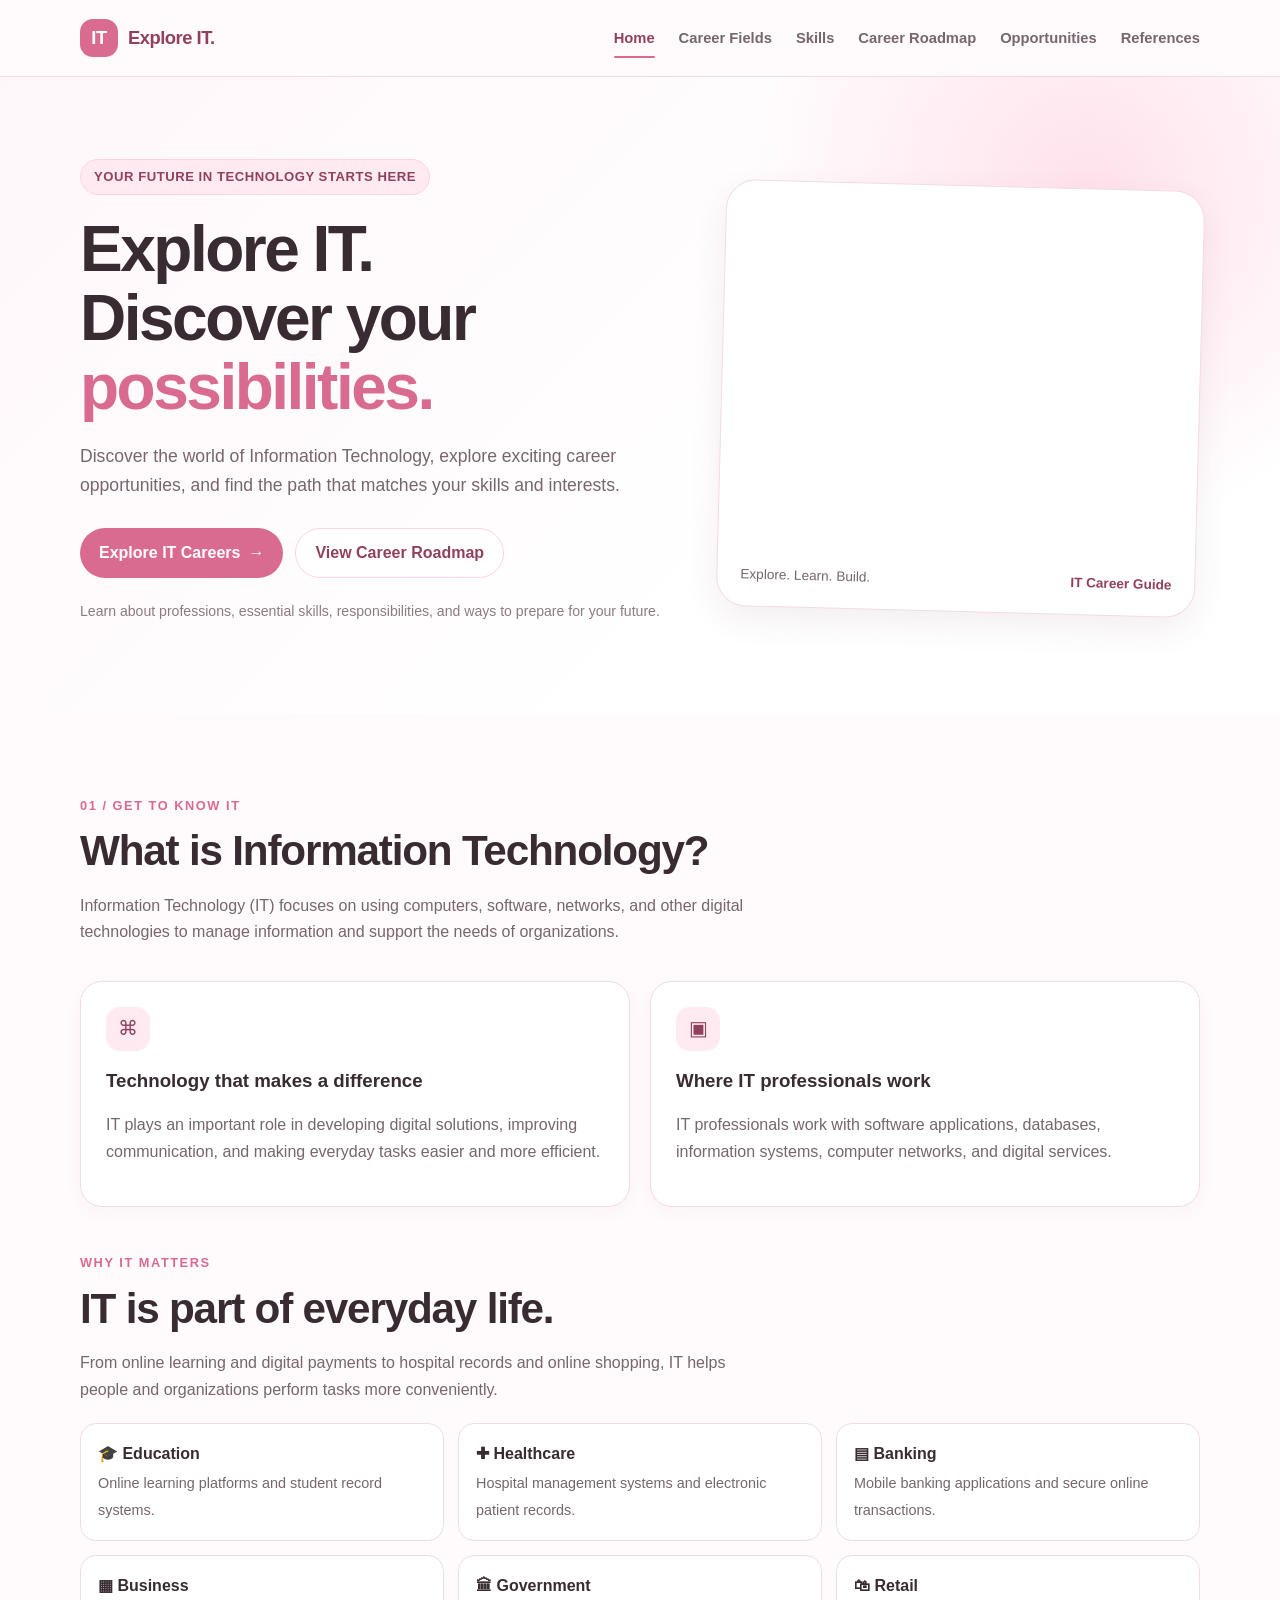
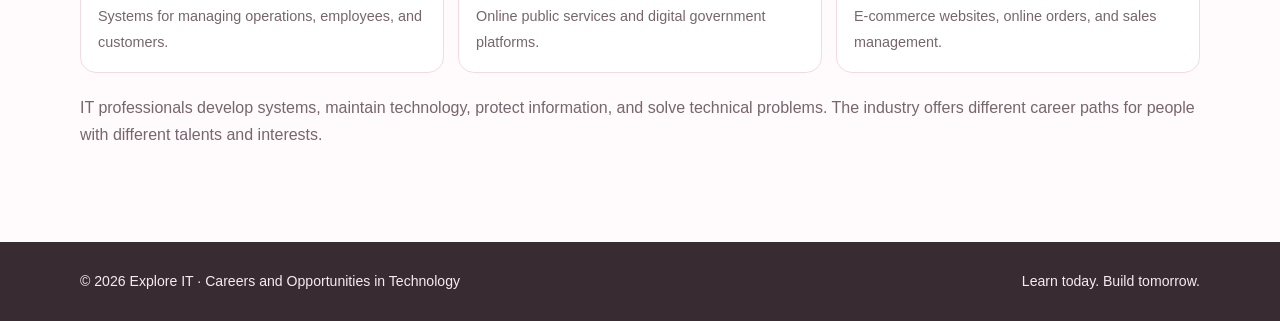
<file: index.html>
<!DOCTYPE html>
<html lang="en">
<head>
  <meta charset="UTF-8">
  <meta name="viewport" content="width=device-width, initial-scale=1.0">
  <meta name="description" content="Explore Information Technology careers, essential skills, and pathways to a future in tech.">
  <title>Home | Explore IT</title>
  <link rel="stylesheet" href="css/style.css">
</head>
<body>
  <header class="topbar">
    <div class="container nav">
      <a class="brand" href="index.html" aria-label="Explore IT home"><span class="brand-mark">IT</span><span>Explore <span>IT.</span></span></a>
      <button class="menu-toggle" id="menuToggle" aria-label="Toggle navigation" aria-expanded="false">☰</button>
      <nav class="nav-links" id="navLinks">
        <a href="index.html" class="current">Home</a>
<a href="careers.html">Career Fields</a>
<a href="skills.html">Skills</a>
<a href="roadmap.html">Career Roadmap</a>
<a href="opportunities.html">Opportunities</a>
<a href="references.html">References</a>
      </nav>
    </div>
  </header>
  <main>
    <section class="hero" id="home">
<div class="container hero-grid">
<div>
<span class="eyebrow">Your future in technology starts here</span>
<h1>Explore IT.<br/>Discover your <span>possibilities.</span></h1>
<p class="hero-copy">Discover the world of Information Technology, explore exciting career opportunities, and find the path that matches your skills and interests.</p>
<div class="hero-actions">
<a class="btn" href="careers.html">Explore IT Careers <span>→</span></a>
<a class="btn secondary" href="roadmap.html">View Career Roadmap</a>
</div>
<p class="hero-note">Learn about professions, essential skills, responsibilities, and ways to prepare for your future.</p>
</div>
<div class="visual-card">
<div class="hero-slideshow">
    <img src="pic1.png" alt="IT professional">
    <img src="business.jpg" alt="Business technology">
    <img src="working.jpg" alt="Technology">
    <img src="working2.jpg" alt="IT workspace">
    <img src="working3.jpg" alt="Computer technology">
</div>
<div class="visual-caption"><span>Explore. Learn. Build.</span><strong>IT Career Guide</strong></div>
</div>
</div>
</section>
<section id="about">
<div class="container">
<div class="section-heading">
<span class="kicker">01 / Get to know IT</span>
<h2>What is Information Technology?</h2>
<p>Information Technology (IT) focuses on using computers, software, networks, and other digital technologies to manage information and support the needs of organizations.</p>
</div>
<div class="intro-grid">
<article class="info-card">
<div class="icon-box">⌘</div>
<h3>Technology that makes a difference</h3>
<p class="muted">IT plays an important role in developing digital solutions, improving communication, and making everyday tasks easier and more efficient.</p>
</article>
<article class="info-card">
<div class="icon-box">▣</div>
<h3>Where IT professionals work</h3>
<p class="muted">IT professionals work with software applications, databases, information systems, computer networks, and digital services.</p>
</article>
</div>
<div class="section-heading" style="margin:42px 0 15px">
<span class="kicker">Why it matters</span>
<h2>IT is part of everyday life.</h2>
<p>From online learning and digital payments to hospital records and online shopping, IT helps people and organizations perform tasks more conveniently.</p>
</div>
<div class="industry-grid">
<div class="industry"><strong>🎓 Education</strong><span>Online learning platforms and student record systems.</span></div>
<div class="industry"><strong>✚ Healthcare</strong><span>Hospital management systems and electronic patient records.</span></div>
<div class="industry"><strong>▤ Banking</strong><span>Mobile banking applications and secure online transactions.</span></div>
<div class="industry"><strong>▦ Business</strong><span>Systems for managing operations, employees, and customers.</span></div>
<div class="industry"><strong>🏛 Government</strong><span>Online public services and digital government platforms.</span></div>
<div class="industry"><strong>🛍 Retail</strong><span>E-commerce websites, online orders, and sales management.</span></div>
</div>
<p class="muted" style="margin-top:22px">IT professionals develop systems, maintain technology, protect information, and solve technical problems. The industry offers different career paths for people with different talents and interests.</p>
</div>
</section>
  </main>
  <footer>
    <div class="container footer-inner"><span>© 2026 Explore IT · Careers and Opportunities in Technology</span><span>Learn today. Build tomorrow.</span></div>
  </footer>
</body>
</html>
</file>
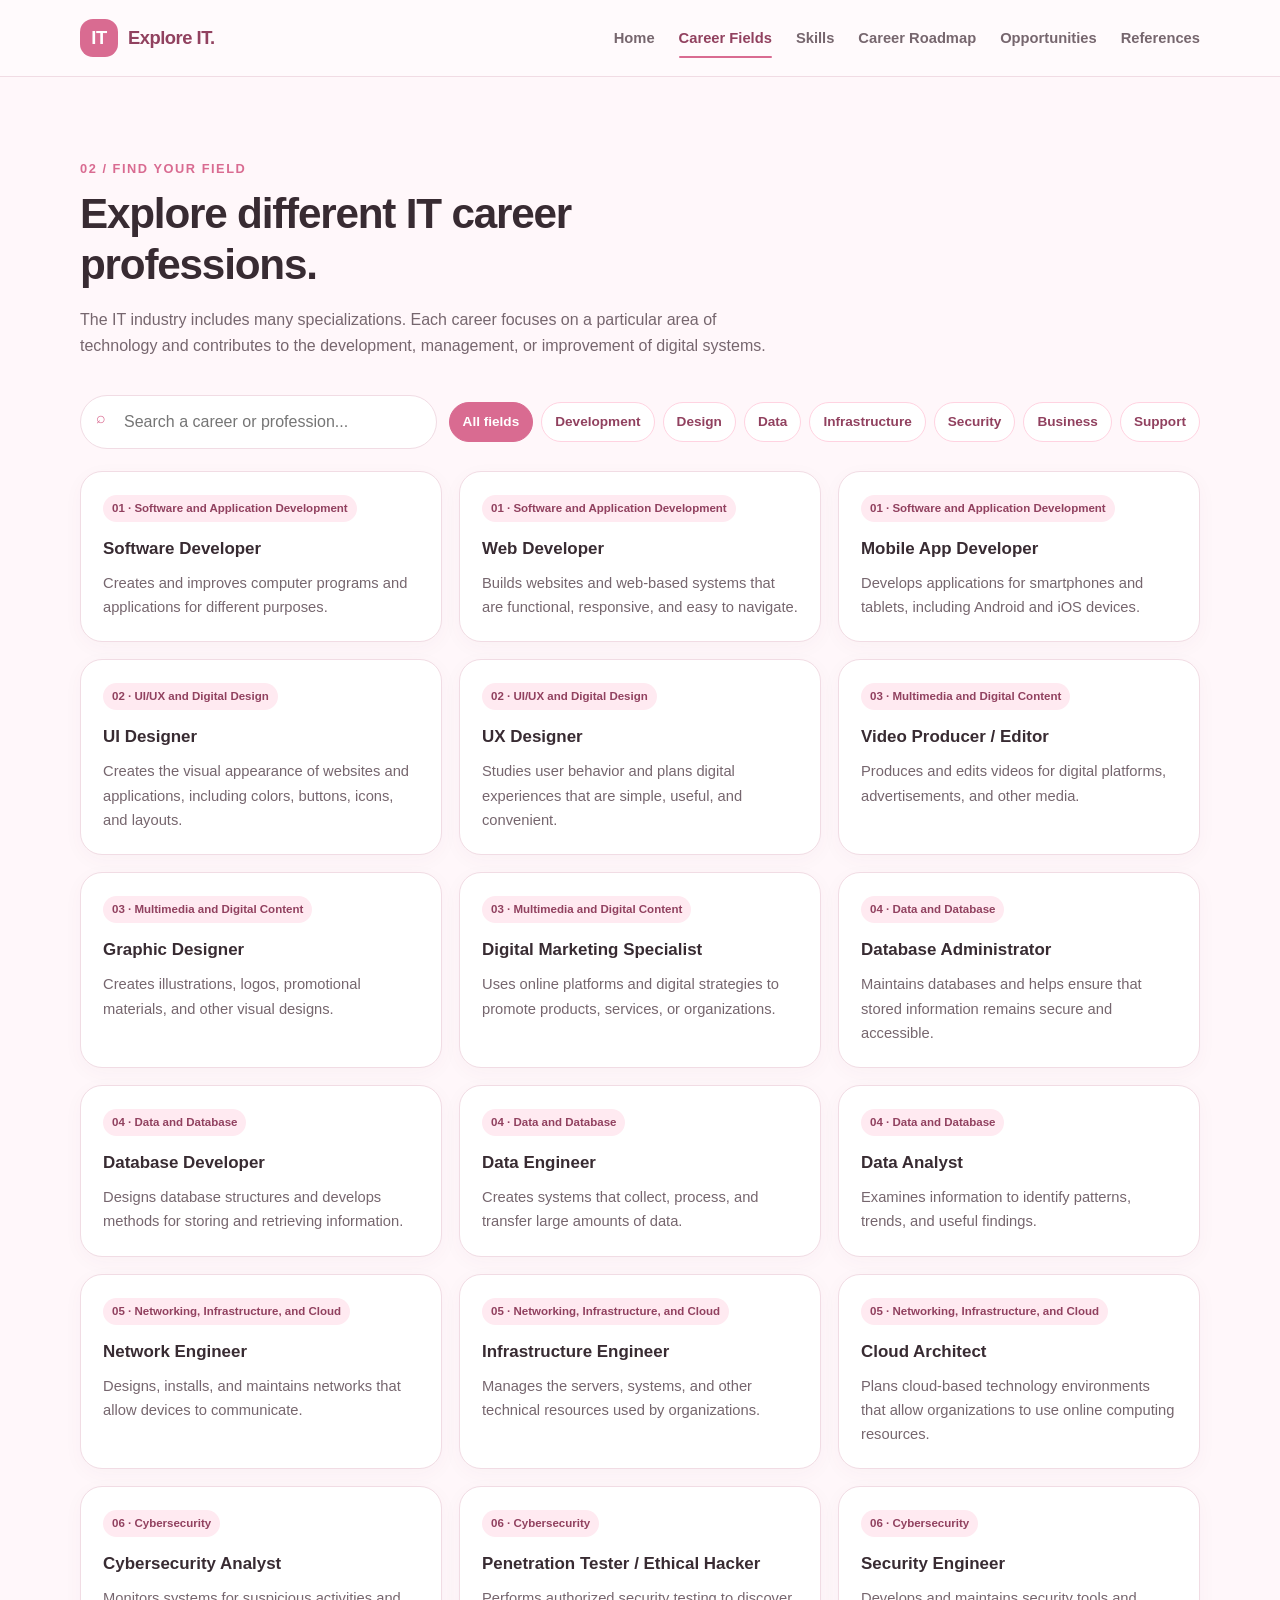
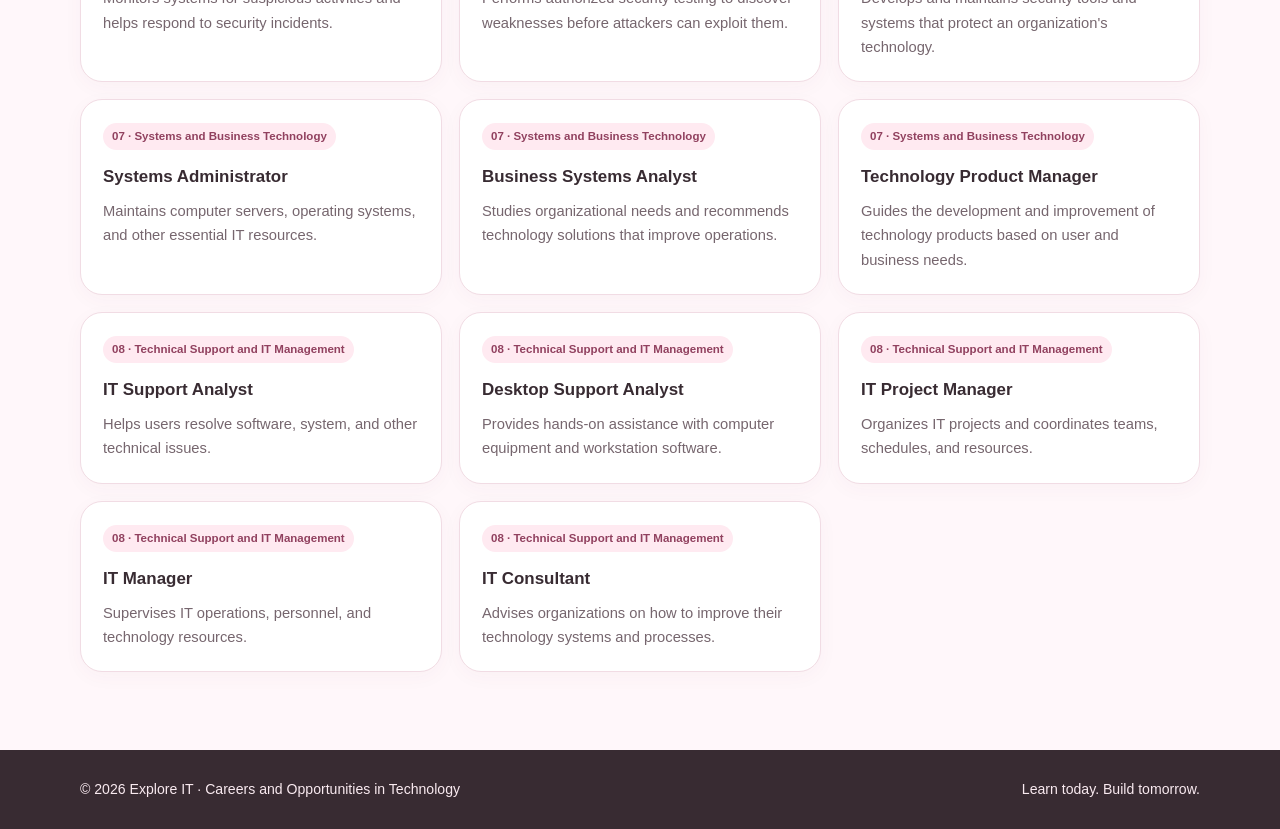
<file: careers.html>
<!DOCTYPE html>
<html lang="en">
<head>
  <meta charset="UTF-8">
  <meta name="viewport" content="width=device-width, initial-scale=1.0">
  <meta name="description" content="Explore Information Technology careers, essential skills, and pathways to a future in tech.">
  <title>Career Fields | Explore IT</title>
  <link rel="stylesheet" href="css/style.css">
</head>
<body>
  <header class="topbar">
    <div class="container nav">
      <a class="brand" href="index.html" aria-label="Explore IT home"><span class="brand-mark">IT</span><span>Explore <span>IT.</span></span></a>
      <button class="menu-toggle" id="menuToggle" aria-label="Toggle navigation" aria-expanded="false">☰</button>
      <nav class="nav-links" id="navLinks">
        <a href="index.html">Home</a>
<a href="careers.html" class="current">Career Fields</a>
<a href="skills.html">Skills</a>
<a href="roadmap.html">Career Roadmap</a>
<a href="opportunities.html">Opportunities</a>
<a href="references.html">References</a>
      </nav>
    </div>
  </header>
  <main>
    <section class="section-soft" id="careers">
<div class="container">
<div class="section-heading">
<span class="kicker">02 / Find your field</span>
<h2>Explore different IT career professions.</h2>
<p>The IT industry includes many specializations. Each career focuses on a particular area of technology and contributes to the development, management, or improvement of digital systems.</p>
</div>
<div class="career-tools">
<div class="search-wrap"><span class="search-icon">⌕</span><input aria-label="Search IT careers" id="careerSearch" placeholder="Search a career or profession..." type="search"/></div>
<div class="filters" id="filters">
<button class="filter active" data-filter="all">All fields</button>
<button class="filter" data-filter="Development">Development</button>
<button class="filter" data-filter="Design">Design</button>
<button class="filter" data-filter="Data">Data</button>
<button class="filter" data-filter="Infrastructure">Infrastructure</button>
<button class="filter" data-filter="Security">Security</button>
<button class="filter" data-filter="Business">Business</button>
<button class="filter" data-filter="Support">Support</button>
</div>
</div>
<div class="career-grid" id="careerGrid">
<article class="career-card" data-category="Development"><span class="category">01 · Software and Application Development</span><h3>Software Developer</h3><p>Creates and improves computer programs and applications for different purposes.</p></article>
<article class="career-card" data-category="Development"><span class="category">01 · Software and Application Development</span><h3>Web Developer</h3><p>Builds websites and web-based systems that are functional, responsive, and easy to navigate.</p></article>
<article class="career-card" data-category="Development"><span class="category">01 · Software and Application Development</span><h3>Mobile App Developer</h3><p>Develops applications for smartphones and tablets, including Android and iOS devices.</p></article>
<article class="career-card" data-category="Design"><span class="category">02 · UI/UX and Digital Design</span><h3>UI Designer</h3><p>Creates the visual appearance of websites and applications, including colors, buttons, icons, and layouts.</p></article>
<article class="career-card" data-category="Design"><span class="category">02 · UI/UX and Digital Design</span><h3>UX Designer</h3><p>Studies user behavior and plans digital experiences that are simple, useful, and convenient.</p></article>
<article class="career-card" data-category="Design"><span class="category">03 · Multimedia and Digital Content</span><h3>Video Producer / Editor</h3><p>Produces and edits videos for digital platforms, advertisements, and other media.</p></article>
<article class="career-card" data-category="Design"><span class="category">03 · Multimedia and Digital Content</span><h3>Graphic Designer</h3><p>Creates illustrations, logos, promotional materials, and other visual designs.</p></article>
<article class="career-card" data-category="Business"><span class="category">03 · Multimedia and Digital Content</span><h3>Digital Marketing Specialist</h3><p>Uses online platforms and digital strategies to promote products, services, or organizations.</p></article>
<article class="career-card" data-category="Data"><span class="category">04 · Data and Database</span><h3>Database Administrator</h3><p>Maintains databases and helps ensure that stored information remains secure and accessible.</p></article>
<article class="career-card" data-category="Data"><span class="category">04 · Data and Database</span><h3>Database Developer</h3><p>Designs database structures and develops methods for storing and retrieving information.</p></article>
<article class="career-card" data-category="Data"><span class="category">04 · Data and Database</span><h3>Data Engineer</h3><p>Creates systems that collect, process, and transfer large amounts of data.</p></article>
<article class="career-card" data-category="Data"><span class="category">04 · Data and Database</span><h3>Data Analyst</h3><p>Examines information to identify patterns, trends, and useful findings.</p></article>
<article class="career-card" data-category="Infrastructure"><span class="category">05 · Networking, Infrastructure, and Cloud</span><h3>Network Engineer</h3><p>Designs, installs, and maintains networks that allow devices to communicate.</p></article>
<article class="career-card" data-category="Infrastructure"><span class="category">05 · Networking, Infrastructure, and Cloud</span><h3>Infrastructure Engineer</h3><p>Manages the servers, systems, and other technical resources used by organizations.</p></article>
<article class="career-card" data-category="Infrastructure"><span class="category">05 · Networking, Infrastructure, and Cloud</span><h3>Cloud Architect</h3><p>Plans cloud-based technology environments that allow organizations to use online computing resources.</p></article>
<article class="career-card" data-category="Security"><span class="category">06 · Cybersecurity</span><h3>Cybersecurity Analyst</h3><p>Monitors systems for suspicious activities and helps respond to security incidents.</p></article>
<article class="career-card" data-category="Security"><span class="category">06 · Cybersecurity</span><h3>Penetration Tester / Ethical Hacker</h3><p>Performs authorized security testing to discover weaknesses before attackers can exploit them.</p></article>
<article class="career-card" data-category="Security"><span class="category">06 · Cybersecurity</span><h3>Security Engineer</h3><p>Develops and maintains security tools and systems that protect an organization's technology.</p></article>
<article class="career-card" data-category="Business"><span class="category">07 · Systems and Business Technology</span><h3>Systems Administrator</h3><p>Maintains computer servers, operating systems, and other essential IT resources.</p></article>
<article class="career-card" data-category="Business"><span class="category">07 · Systems and Business Technology</span><h3>Business Systems Analyst</h3><p>Studies organizational needs and recommends technology solutions that improve operations.</p></article>
<article class="career-card" data-category="Business"><span class="category">07 · Systems and Business Technology</span><h3>Technology Product Manager</h3><p>Guides the development and improvement of technology products based on user and business needs.</p></article>
<article class="career-card" data-category="Support"><span class="category">08 · Technical Support and IT Management</span><h3>IT Support Analyst</h3><p>Helps users resolve software, system, and other technical issues.</p></article>
<article class="career-card" data-category="Support"><span class="category">08 · Technical Support and IT Management</span><h3>Desktop Support Analyst</h3><p>Provides hands-on assistance with computer equipment and workstation software.</p></article>
<article class="career-card" data-category="Support"><span class="category">08 · Technical Support and IT Management</span><h3>IT Project Manager</h3><p>Organizes IT projects and coordinates teams, schedules, and resources.</p></article>
<article class="career-card" data-category="Support"><span class="category">08 · Technical Support and IT Management</span><h3>IT Manager</h3><p>Supervises IT operations, personnel, and technology resources.</p></article>
<article class="career-card" data-category="Support"><span class="category">08 · Technical Support and IT Management</span><h3>IT Consultant</h3><p>Advises organizations on how to improve their technology systems and processes.</p></article>
<div class="no-results" id="noResults">No matching careers found. Try another search.</div>
</div>
</div>
</section>
  </main>
  <footer>
    <div class="container footer-inner"><span>© 2026 Explore IT · Careers and Opportunities in Technology</span><span>Learn today. Build tomorrow.</span></div>
  </footer>
</body>
</html>
</file>
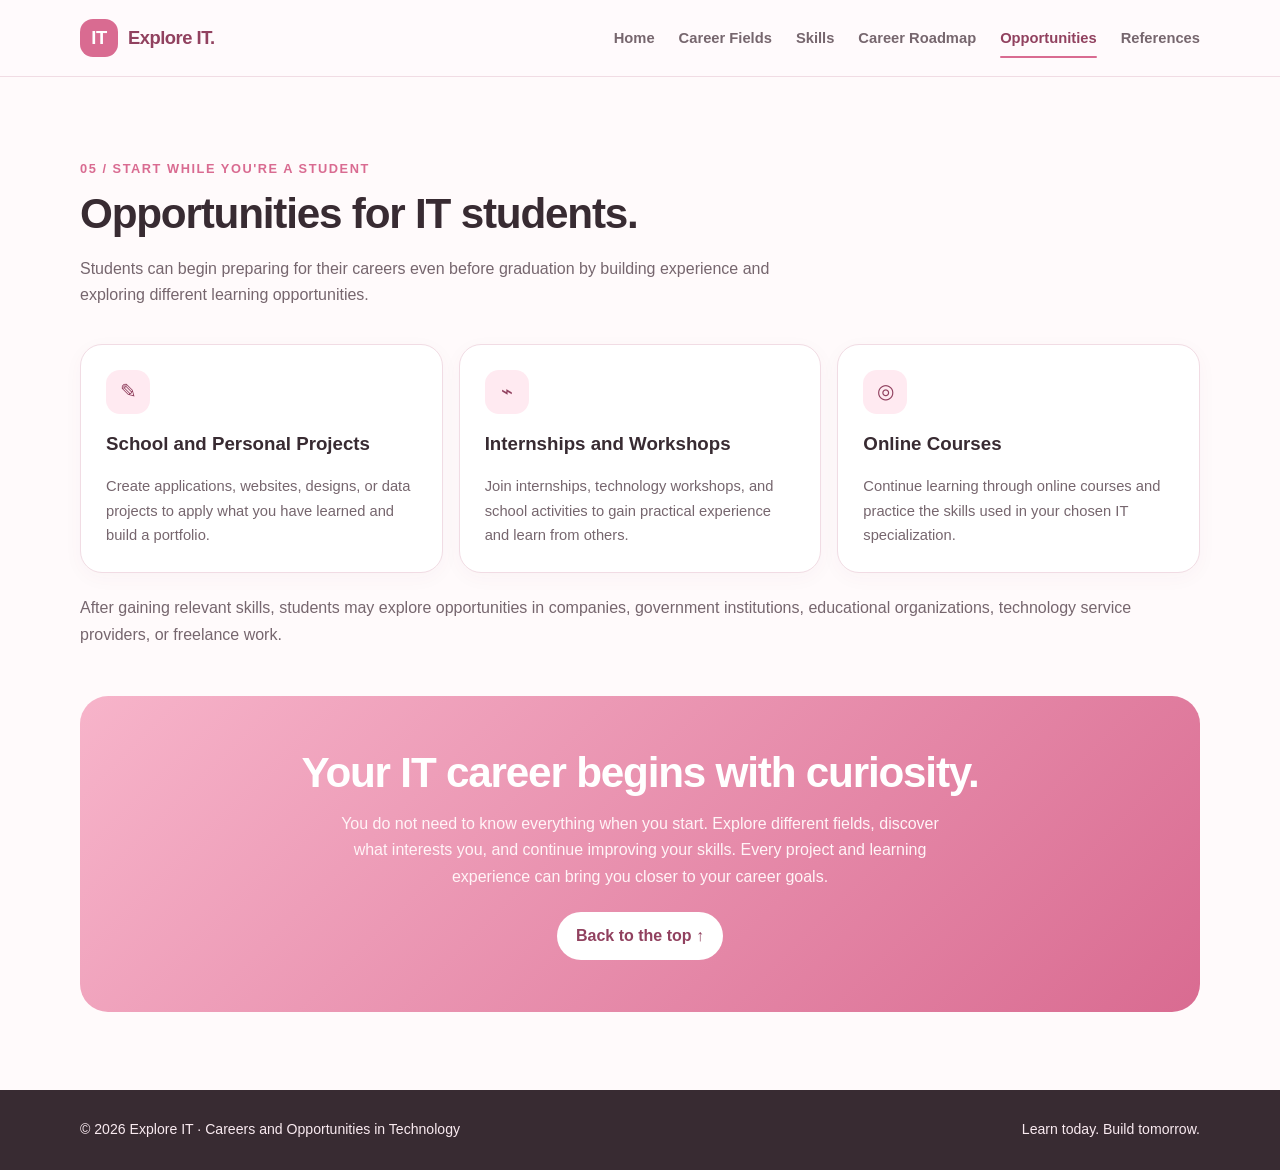
<file: opportunities.html>
<!DOCTYPE html>
<html lang="en">
<head>
  <meta charset="UTF-8">
  <meta name="viewport" content="width=device-width, initial-scale=1.0">
  <meta name="description" content="Explore Information Technology careers, essential skills, and pathways to a future in tech.">
  <title>Opportunities | Explore IT</title>
  <link rel="stylesheet" href="css/style.css">
</head>
<body>
  <header class="topbar">
    <div class="container nav">
      <a class="brand" href="index.html" aria-label="Explore IT home"><span class="brand-mark">IT</span><span>Explore <span>IT.</span></span></a>
      <button class="menu-toggle" id="menuToggle" aria-label="Toggle navigation" aria-expanded="false">☰</button>
      <nav class="nav-links" id="navLinks">
        <a href="index.html">Home</a>
<a href="careers.html">Career Fields</a>
<a href="skills.html">Skills</a>
<a href="roadmap.html">Career Roadmap</a>
<a href="opportunities.html" class="current">Opportunities</a>
<a href="references.html">References</a>
      </nav>
    </div>
  </header>
  <main>
    <section id="opportunities">
<div class="container">
<div class="section-heading">
<span class="kicker">05 / Start while you're a student</span>
<h2>Opportunities for IT students.</h2>
<p>Students can begin preparing for their careers even before graduation by building experience and exploring different learning opportunities.</p>
</div>
<div class="opportunities">
<article class="opportunity-card"><div class="icon-box">✎</div><h3>School and Personal Projects</h3><p>Create applications, websites, designs, or data projects to apply what you have learned and build a portfolio.</p></article>
<article class="opportunity-card"><div class="icon-box">⌁</div><h3>Internships and Workshops</h3><p>Join internships, technology workshops, and school activities to gain practical experience and learn from others.</p></article>
<article class="opportunity-card"><div class="icon-box">◎</div><h3>Online Courses</h3><p>Continue learning through online courses and practice the skills used in your chosen IT specialization.</p></article>
</div>
<p class="muted" style="margin-top:22px">After gaining relevant skills, students may explore opportunities in companies, government institutions, educational organizations, technology service providers, or freelance work.</p>
<div class="closing" style="margin-top:48px">
<h2>Your IT career begins with curiosity.</h2>
<p>You do not need to know everything when you start. Explore different fields, discover what interests you, and continue improving your skills. Every project and learning experience can bring you closer to your career goals.</p>
<a class="btn" href="index.html">Back to the top ↑</a>
</div>
</div>
</section>
  </main>
  <footer>
    <div class="container footer-inner"><span>© 2026 Explore IT · Careers and Opportunities in Technology</span><span>Learn today. Build tomorrow.</span></div>
  </footer>
</body>
</html>
</file>
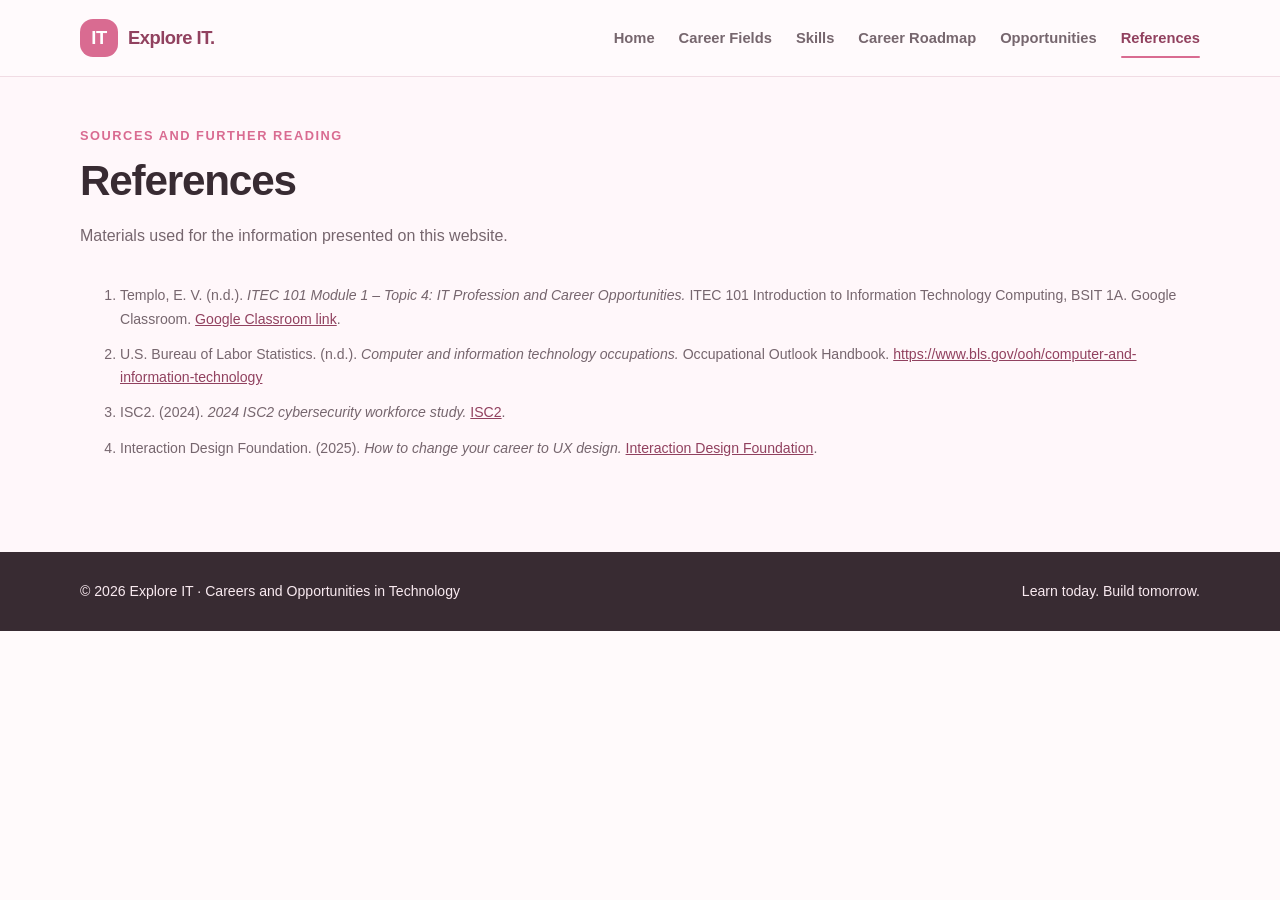
<file: references.html>
<!DOCTYPE html>
<html lang="en">
<head>
  <meta charset="UTF-8">
  <meta name="viewport" content="width=device-width, initial-scale=1.0">
  <meta name="description" content="Explore Information Technology careers, essential skills, and pathways to a future in tech.">
  <title>References | Explore IT</title>
  <link rel="stylesheet" href="css/style.css">
</head>
<body>
  <header class="topbar">
    <div class="container nav">
      <a class="brand" href="index.html" aria-label="Explore IT home"><span class="brand-mark">IT</span><span>Explore <span>IT.</span></span></a>
      <button class="menu-toggle" id="menuToggle" aria-label="Toggle navigation" aria-expanded="false">☰</button>
      <nav class="nav-links" id="navLinks">
        <a href="index.html">Home</a>
<a href="careers.html">Career Fields</a>
<a href="skills.html">Skills</a>
<a href="roadmap.html">Career Roadmap</a>
<a href="opportunities.html">Opportunities</a>
<a href="references.html" class="current">References</a>
      </nav>
    </div>
  </header>
  <main>
    <section class="section-soft references" id="references">
<div class="container">
<div class="section-heading">
<span class="kicker">Sources and further reading</span>
<h2>References</h2>
<p>Materials used for the information presented on this website.</p>
</div>
<ol class="reference-list">
<li>Templo, E. V. (n.d.). <em>ITEC 101 Module 1 – Topic 4: IT Profession and Career Opportunities.</em> ITEC 101 Introduction to Information Technology Computing, BSIT 1A. Google Classroom. <a href="https://classroom.google.com/c/Nzk4NTEwODI3MTgw/m/ODc1NDc1MjIyNDE5/details" rel="noopener" target="_blank">Google Classroom link</a>.</li>
<li>U.S. Bureau of Labor Statistics. (n.d.). <em>Computer and information technology occupations.</em> Occupational Outlook Handbook. <a href="https://www.bls.gov/ooh/computer-and-information-technology" rel="noopener" target="_blank">https://www.bls.gov/ooh/computer-and-information-technology</a></li>
<li>ISC2. (2024). <em>2024 ISC2 cybersecurity workforce study.</em> <a href="https://www.isc2.org/Insights/2024/10/ISC2-Workforce-Study-AI-Growth-Opportunity" rel="noopener" target="_blank">ISC2</a>.</li>
<li>Interaction Design Foundation. (2025). <em>How to change your career to UX design.</em> <a href="https://ixdf.org/literature/article/how-to-change-your-career-to-ux-design" rel="noopener" target="_blank">Interaction Design Foundation</a>.</li>
</ol>
</div>
</section>
  </main>
  <footer>
    <div class="container footer-inner"><span>© 2026 Explore IT · Careers and Opportunities in Technology</span><span>Learn today. Build tomorrow.</span></div>
  </footer>
</body>
</html>
</file>
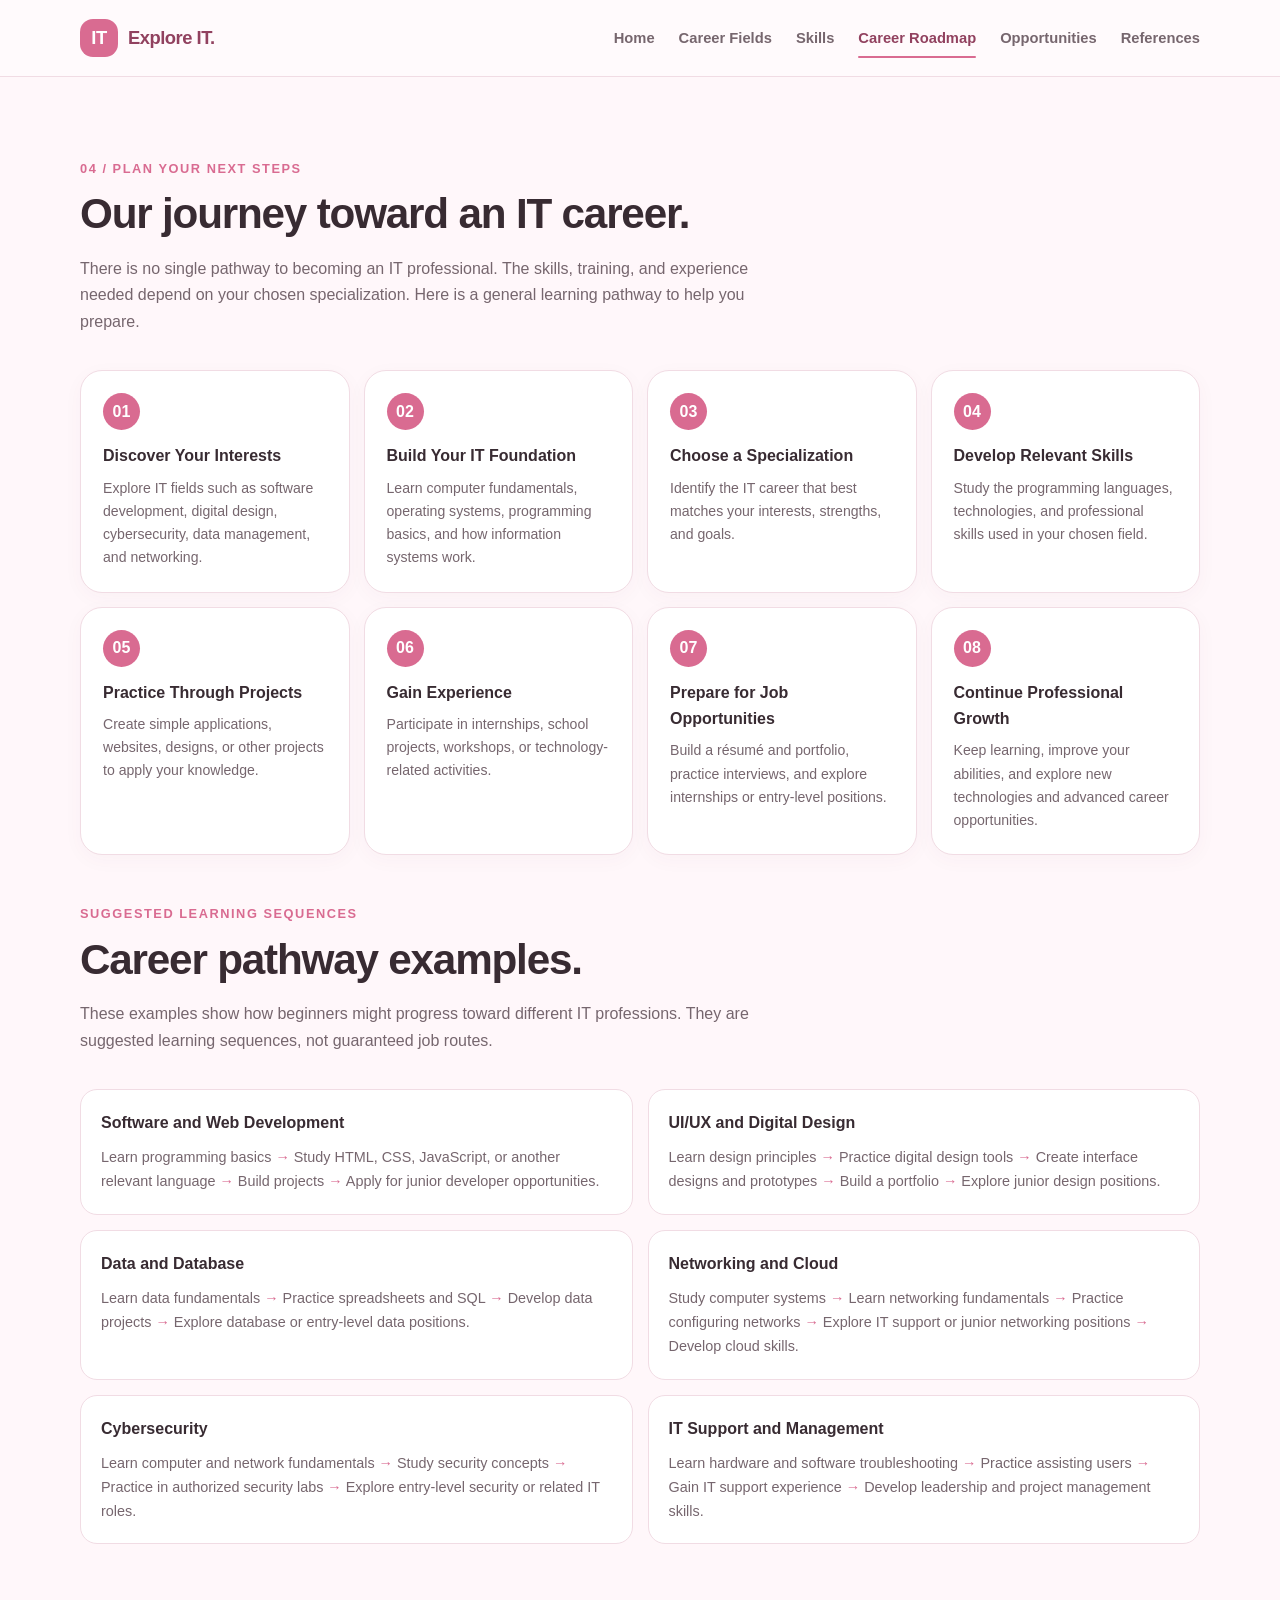
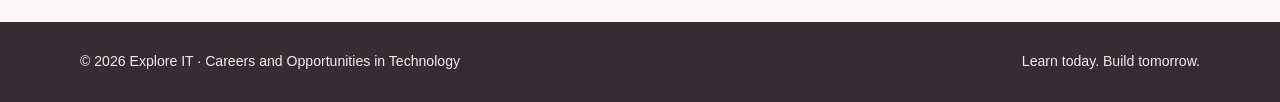
<file: roadmap.html>
<!DOCTYPE html>
<html lang="en">
<head>
  <meta charset="UTF-8">
  <meta name="viewport" content="width=device-width, initial-scale=1.0">
  <meta name="description" content="Explore Information Technology careers, essential skills, and pathways to a future in tech.">
  <title>Career Roadmap | Explore IT</title>
  <link rel="stylesheet" href="css/style.css">
</head>
<body>
  <header class="topbar">
    <div class="container nav">
      <a class="brand" href="index.html" aria-label="Explore IT home"><span class="brand-mark">IT</span><span>Explore <span>IT.</span></span></a>
      <button class="menu-toggle" id="menuToggle" aria-label="Toggle navigation" aria-expanded="false">☰</button>
      <nav class="nav-links" id="navLinks">
        <a href="index.html">Home</a>
<a href="careers.html">Career Fields</a>
<a href="skills.html">Skills</a>
<a href="roadmap.html" class="current">Career Roadmap</a>
<a href="opportunities.html">Opportunities</a>
<a href="references.html">References</a>
      </nav>
    </div>
  </header>
  <main>
    <section class="section-soft" id="roadmap">
<div class="container">
<div class="section-heading">
<span class="kicker">04 / Plan your next steps</span>
<h2>Our journey toward an IT career.</h2>
<p>There is no single pathway to becoming an IT professional. The skills, training, and experience needed depend on your chosen specialization. Here is a general learning pathway to help you prepare.</p>
</div>
<div class="roadmap">
<article class="roadmap-card"><div class="step-number">01</div><h3>Discover Your Interests</h3><p>Explore IT fields such as software development, digital design, cybersecurity, data management, and networking.</p></article>
<article class="roadmap-card"><div class="step-number">02</div><h3>Build Your IT Foundation</h3><p>Learn computer fundamentals, operating systems, programming basics, and how information systems work.</p></article>
<article class="roadmap-card"><div class="step-number">03</div><h3>Choose a Specialization</h3><p>Identify the IT career that best matches your interests, strengths, and goals.</p></article>
<article class="roadmap-card"><div class="step-number">04</div><h3>Develop Relevant Skills</h3><p>Study the programming languages, technologies, and professional skills used in your chosen field.</p></article>
<article class="roadmap-card"><div class="step-number">05</div><h3>Practice Through Projects</h3><p>Create simple applications, websites, designs, or other projects to apply your knowledge.</p></article>
<article class="roadmap-card"><div class="step-number">06</div><h3>Gain Experience</h3><p>Participate in internships, school projects, workshops, or technology-related activities.</p></article>
<article class="roadmap-card"><div class="step-number">07</div><h3>Prepare for Job Opportunities</h3><p>Build a résumé and portfolio, practice interviews, and explore internships or entry-level positions.</p></article>
<article class="roadmap-card"><div class="step-number">08</div><h3>Continue Professional Growth</h3><p>Keep learning, improve your abilities, and explore new technologies and advanced career opportunities.</p></article>
</div>
<div style="margin-top:45px">
<div class="section-heading">
<span class="kicker">Suggested learning sequences</span>
<h2>Career pathway examples.</h2>
<p>These examples show how beginners might progress toward different IT professions. They are suggested learning sequences, not guaranteed job routes.</p>
</div>
<div class="pathways">
<article class="pathway"><h3>Software and Web Development</h3><p>Learn programming basics <span class="arrow">→</span> Study HTML, CSS, JavaScript, or another relevant language <span class="arrow">→</span> Build projects <span class="arrow">→</span> Apply for junior developer opportunities.</p></article>
<article class="pathway"><h3>UI/UX and Digital Design</h3><p>Learn design principles <span class="arrow">→</span> Practice digital design tools <span class="arrow">→</span> Create interface designs and prototypes <span class="arrow">→</span> Build a portfolio <span class="arrow">→</span> Explore junior design positions.</p></article>
<article class="pathway"><h3>Data and Database</h3><p>Learn data fundamentals <span class="arrow">→</span> Practice spreadsheets and SQL <span class="arrow">→</span> Develop data projects <span class="arrow">→</span> Explore database or entry-level data positions.</p></article>
<article class="pathway"><h3>Networking and Cloud</h3><p>Study computer systems <span class="arrow">→</span> Learn networking fundamentals <span class="arrow">→</span> Practice configuring networks <span class="arrow">→</span> Explore IT support or junior networking positions <span class="arrow">→</span> Develop cloud skills.</p></article>
<article class="pathway"><h3>Cybersecurity</h3><p>Learn computer and network fundamentals <span class="arrow">→</span> Study security concepts <span class="arrow">→</span> Practice in authorized security labs <span class="arrow">→</span> Explore entry-level security or related IT roles.</p></article>
<article class="pathway"><h3>IT Support and Management</h3><p>Learn hardware and software troubleshooting <span class="arrow">→</span> Practice assisting users <span class="arrow">→</span> Gain IT support experience <span class="arrow">→</span> Develop leadership and project management skills.</p></article>
</div>
</div>
</div>
</section>
  </main>
  <footer>
    <div class="container footer-inner"><span>© 2026 Explore IT · Careers and Opportunities in Technology</span><span>Learn today. Build tomorrow.</span></div>
  </footer>
</body>
</html>
</file>
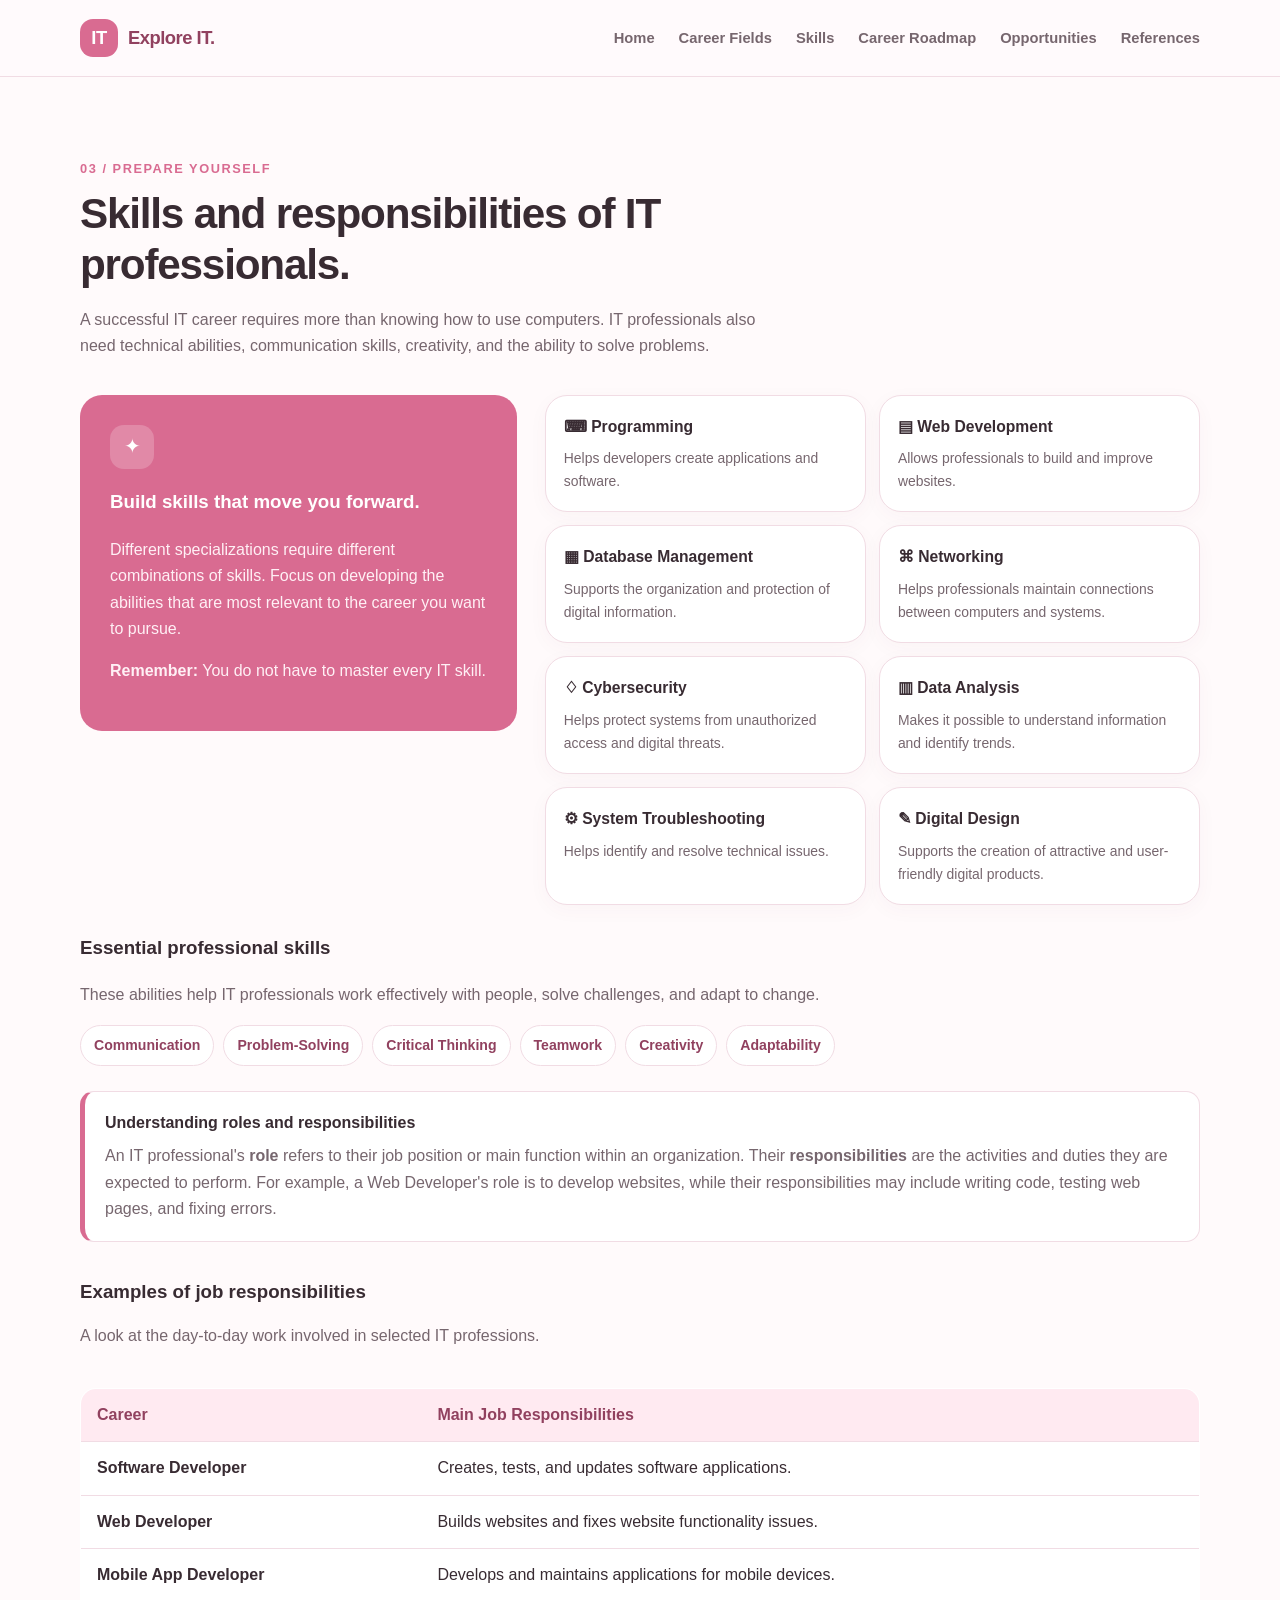
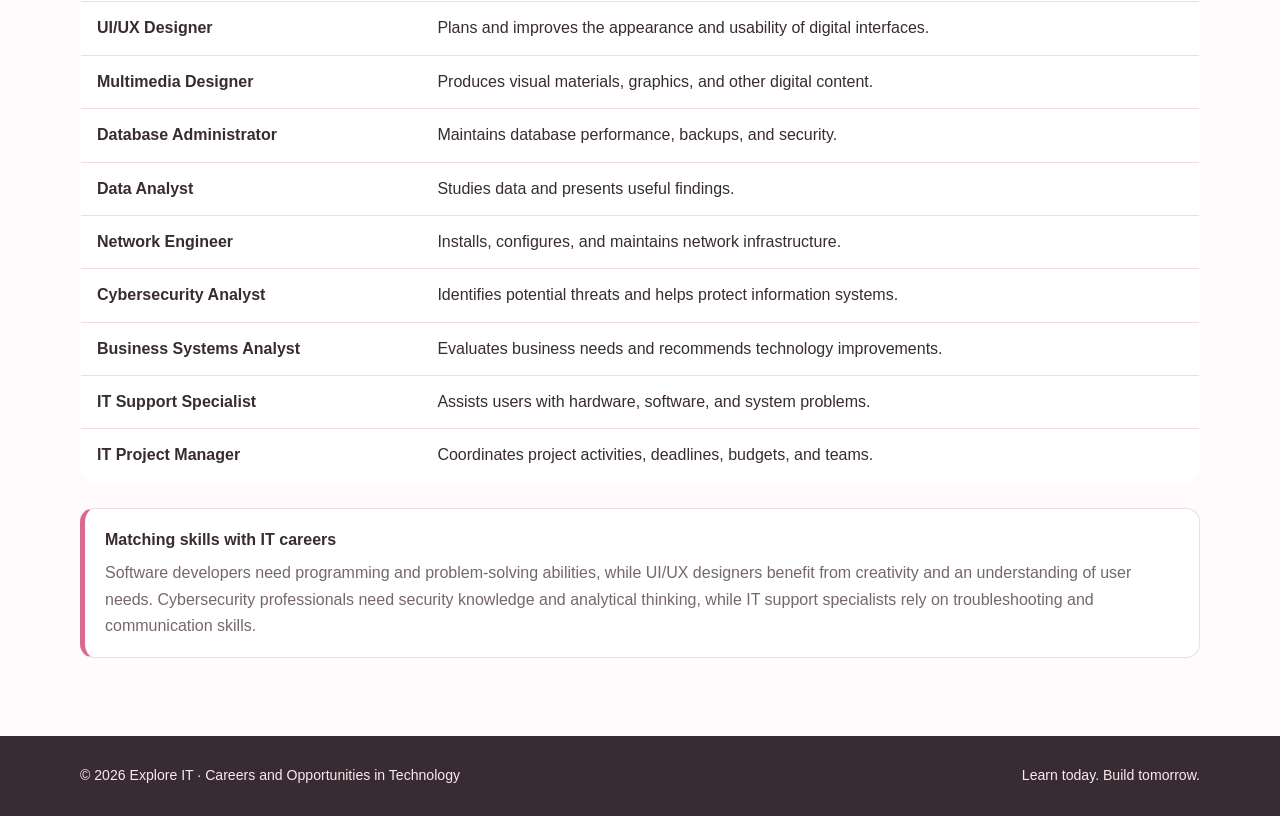
<file: skills.html>
<!DOCTYPE html>
<html lang="en">
<head>
  <meta charset="UTF-8">
  <meta name="viewport" content="width=device-width, initial-scale=1.0">
  <meta name="description" content="Explore Information Technology careers, essential skills, and pathways to a future in tech.">
  <title>Skills & Responsibilities | Explore IT</title>
  <link rel="stylesheet" href="css/style.css">
</head>
<body>
  <header class="topbar">
    <div class="container nav">
      <a class="brand" href="index.html" aria-label="Explore IT home"><span class="brand-mark">IT</span><span>Explore <span>IT.</span></span></a>
      <button class="menu-toggle" id="menuToggle" aria-label="Toggle navigation" aria-expanded="false">☰</button>
      <nav class="nav-links" id="navLinks">
        <a href="index.html">Home</a>
<a href="careers.html">Career Fields</a>
<a href="skills.html">Skills</a>
<a href="roadmap.html">Career Roadmap</a>
<a href="opportunities.html">Opportunities</a>
<a href="references.html">References</a>
      </nav>
    </div>
  </header>
  <main>
    <section id="skills">
<div class="container">
<div class="section-heading">
<span class="kicker">03 / Prepare yourself</span>
<h2>Skills and responsibilities of IT professionals.</h2>
<p>A successful IT career requires more than knowing how to use computers. IT professionals also need technical abilities, communication skills, creativity, and the ability to solve problems.</p>
</div>
<div class="skills-layout">
<div class="skills-intro">
<div class="icon-box">✦</div>
<h3>Build skills that move you forward.</h3>
<p>Different specializations require different combinations of skills. Focus on developing the abilities that are most relevant to the career you want to pursue.</p>
<p><strong>Remember:</strong> You do not have to master every IT skill.</p>
</div>
<div class="skills-grid">
<article class="skill-card"><h3>⌨ Programming</h3><p>Helps developers create applications and software.</p></article>
<article class="skill-card"><h3>▤ Web Development</h3><p>Allows professionals to build and improve websites.</p></article>
<article class="skill-card"><h3>▦ Database Management</h3><p>Supports the organization and protection of digital information.</p></article>
<article class="skill-card"><h3>⌘ Networking</h3><p>Helps professionals maintain connections between computers and systems.</p></article>
<article class="skill-card"><h3>♢ Cybersecurity</h3><p>Helps protect systems from unauthorized access and digital threats.</p></article>
<article class="skill-card"><h3>▥ Data Analysis</h3><p>Makes it possible to understand information and identify trends.</p></article>
<article class="skill-card"><h3>⚙ System Troubleshooting</h3><p>Helps identify and resolve technical issues.</p></article>
<article class="skill-card"><h3>✎ Digital Design</h3><p>Supports the creation of attractive and user-friendly digital products.</p></article>
</div>
</div>
<div class="professional-skills">
<h3>Essential professional skills</h3>
<p class="muted">These abilities help IT professionals work effectively with people, solve challenges, and adapt to change.</p>
<div class="chip-list">
<span class="chip">Communication</span><span class="chip">Problem-Solving</span><span class="chip">Critical Thinking</span><span class="chip">Teamwork</span><span class="chip">Creativity</span><span class="chip">Adaptability</span>
</div>
</div>
<div class="role-example">
<strong>Understanding roles and responsibilities</strong>
<p class="muted" style="margin:7px 0 0">An IT professional's <strong>role</strong> refers to their job position or main function within an organization. Their <strong>responsibilities</strong> are the activities and duties they are expected to perform. For example, a Web Developer's role is to develop websites, while their responsibilities may include writing code, testing web pages, and fixing errors.</p>
</div>
<h3 style="margin:35px 0 5px">Examples of job responsibilities</h3>
<p class="muted">A look at the day-to-day work involved in selected IT professions.</p>
<div style="overflow-x:auto">
<table class="responsibility-table">
<thead><tr><th>Career</th><th>Main Job Responsibilities</th></tr></thead>
<tbody>
<tr><td>Software Developer</td><td>Creates, tests, and updates software applications.</td></tr>
<tr><td>Web Developer</td><td>Builds websites and fixes website functionality issues.</td></tr>
<tr><td>Mobile App Developer</td><td>Develops and maintains applications for mobile devices.</td></tr>
<tr><td>UI/UX Designer</td><td>Plans and improves the appearance and usability of digital interfaces.</td></tr>
<tr><td>Multimedia Designer</td><td>Produces visual materials, graphics, and other digital content.</td></tr>
<tr><td>Database Administrator</td><td>Maintains database performance, backups, and security.</td></tr>
<tr><td>Data Analyst</td><td>Studies data and presents useful findings.</td></tr>
<tr><td>Network Engineer</td><td>Installs, configures, and maintains network infrastructure.</td></tr>
<tr><td>Cybersecurity Analyst</td><td>Identifies potential threats and helps protect information systems.</td></tr>
<tr><td>Business Systems Analyst</td><td>Evaluates business needs and recommends technology improvements.</td></tr>
<tr><td>IT Support Specialist</td><td>Assists users with hardware, software, and system problems.</td></tr>
<tr><td>IT Project Manager</td><td>Coordinates project activities, deadlines, budgets, and teams.</td></tr>
</tbody>
</table>
</div>
<div class="role-example">
<strong>Matching skills with IT careers</strong>
<p class="muted" style="margin:7px 0 0">Software developers need programming and problem-solving abilities, while UI/UX designers benefit from creativity and an understanding of user needs. Cybersecurity professionals need security knowledge and analytical thinking, while IT support specialists rely on troubleshooting and communication skills.</p>
</div>
</div>
</section>
  </main>
  <footer>
    <div class="container footer-inner"><span>© 2026 Explore IT · Careers and Opportunities in Technology</span><span>Learn today. Build tomorrow.</span></div>
  </footer>
</body>
</html>
</file>
<file: css/style.css>
:root {
      --pink-50: #fff7fa;
      --pink-100: #ffeaf1;
      --pink-200: #ffd3e1;
      --pink-300: #f6aec6;
      --pink-500: #d96b91;
      --pink-700: #91415f;
      --ink: #382b32;
      --muted: #76666e;
      --white: #fff;
      --line: #f1dce4;
      --shadow: 0 12px 32px rgba(126, 62, 87, .09);
      --radius: 22px;
    }
    * { box-sizing: border-box; }
    html { scroll-behavior: smooth; scroll-padding-top: 86px; }
    body {
      margin: 0;
      font-family: Inter, "Segoe UI", Arial, sans-serif;
      color: var(--ink);
      background: #fffafb;
      line-height: 1.65;
    }
    a { color: inherit; text-decoration: none; }
    button, input { font: inherit; }
    .container { width: min(1120px, calc(100% - 40px)); margin: auto; }
    .topbar {
      position: sticky; top: 0; z-index: 20;
      background: rgba(255,250,252,.93); backdrop-filter: blur(14px);
      border-bottom: 1px solid var(--line);
    }
    .nav { min-height: 76px; display: flex; align-items: center; justify-content: space-between; gap: 24px; }
    .brand { display: flex; align-items: center; gap: 10px; font-weight: 850; letter-spacing: -.5px; font-size: 1.15rem; }
    .brand-mark { width: 38px; height: 38px; display: grid; place-items: center; border-radius: 13px; color: white; background: var(--pink-500); }
    .brand span:last-child { color: var(--pink-700); }
    .nav-links { display: flex; align-items: center; gap: 24px; color: var(--muted); font-size: .92rem; font-weight: 650; }
    .nav-links a:hover { color: var(--pink-700); }
    .nav-cta, .btn {
      display: inline-flex; justify-content: center; align-items: center; gap: 8px;
      border: 0; border-radius: 999px; padding: 11px 19px; font-weight: 750;
      background: var(--pink-500); color: white; cursor: pointer; transition: .2s ease;
    }
    .nav-cta:hover, .btn:hover { background: var(--pink-700); transform: translateY(-2px); }
    .menu-toggle { display: none; border: 1px solid var(--line); background: white; border-radius: 12px; padding: 8px 12px; color: var(--pink-700); }
    .hero { padding: 82px 0 76px; background: radial-gradient(circle at 85% 18%, #ffe1eb 0, transparent 28%), linear-gradient(135deg, #fff7fa, #fff 65%); overflow: hidden; }
    .hero-grid { display: grid; grid-template-columns: 1.1fr .9fr; gap: 55px; align-items: center; }
    .eyebrow { display: inline-flex; align-items: center; gap: 8px; color: var(--pink-700); background: var(--pink-100); border: 1px solid var(--pink-200); border-radius: 999px; padding: 6px 13px; font-size: .82rem; font-weight: 800; letter-spacing: .04em; text-transform: uppercase; }
    h1 { font-size: clamp(2.7rem, 5vw, 4.65rem); line-height: 1.08; letter-spacing: -2.5px; margin: 20px 0; }
    h1 span { color: var(--pink-500); }
    .hero-copy { max-width: 590px; color: var(--muted); font-size: 1.1rem; }
    .hero-actions { display: flex; gap: 12px; flex-wrap: wrap; margin-top: 28px; }
    .btn.secondary { background: white; color: var(--pink-700); border: 1px solid var(--pink-200); }
    .btn.secondary:hover { background: var(--pink-100); }
    .hero-note { margin-top: 22px; color: #8d7a83; font-size: .88rem; }
    .visual-card { background: white; border: 1px solid var(--line); border-radius: 30px; padding: 18px; box-shadow: var(--shadow); transform: rotate(1.5deg); }
   .hero-slideshow {
    position: relative;
    width: 100%;
    height: 350px;
    overflow: hidden;
    border-radius: 20px;
}
.hero-slideshow {
    position: relative;
    width: 100%;
    height: 350px;
    overflow: hidden;
    border-radius: 20px;
}

.hero-slideshow img {
    position: absolute;
    width: 100%;
    height: 100%;
    object-fit: cover;
    opacity: 0;
    animation: slideshow 25s infinite;
}

.hero-slideshow img:nth-child(1) {
    animation-delay: 0s;
}

.hero-slideshow img:nth-child(2) {
    animation-delay: 5s;
}

.hero-slideshow img:nth-child(3) {
    animation-delay: 10s;
}

.hero-slideshow img:nth-child(4) {
    animation-delay: 15s;
}

.hero-slideshow img:nth-child(5) {
    animation-delay: 20s;
}

@keyframes slideshow {
    0%, 8% {
        opacity: 0;
    }
    15%, 43% {
        opacity: 1;
    }
    50%, 100% {
        opacity: 0;
    }
}
    .visual-caption { display: flex; justify-content: space-between; align-items: center; padding: 15px 5px 2px; color: var(--muted); font-size: .85rem; }
    .visual-caption strong { color: var(--pink-700); }
    section { padding: 78px 0; }
    .section-soft { background: var(--pink-50); }
    .section-heading { max-width: 690px; margin-bottom: 35px; }
    .section-heading.center { text-align: center; margin-left: auto; margin-right: auto; }
    .kicker { color: var(--pink-500); font-size: .8rem; font-weight: 850; text-transform: uppercase; letter-spacing: .12em; }
    h2 { font-size: clamp(2rem, 3.3vw, 2.8rem); letter-spacing: -1.2px; line-height: 1.2; margin: 8px 0 12px; }
    .section-heading p, .muted { color: var(--muted); }
    .intro-grid { display: grid; grid-template-columns: 1fr 1fr; gap: 20px; }
    .info-card, .career-card, .skill-card, .roadmap-card, .opportunity-card {
      background: white; border: 1px solid var(--line); border-radius: var(--radius); padding: 25px; box-shadow: 0 5px 20px rgba(126,62,87,.035);
    }
    .info-card h3, .career-card h3, .skill-card h3, .opportunity-card h3 { margin: 0 0 8px; }
    .icon-box { width: 44px; height: 44px; border-radius: 14px; display: grid; place-items: center; background: var(--pink-100); color: var(--pink-700); font-size: 1.25rem; margin-bottom: 15px; }
    .industry-grid { display: grid; grid-template-columns: repeat(3, 1fr); gap: 14px; margin-top: 20px; }
    .industry { padding: 17px; background: white; border: 1px solid var(--line); border-radius: 16px; }
    .industry strong { display: block; margin-bottom: 3px; }
    .industry span { color: var(--muted); font-size: .9rem; }
    .career-tools { display: flex; flex-wrap: wrap; gap: 12px; align-items: center; justify-content: space-between; margin: 28px 0 22px; }
    .search-wrap { flex: 1; min-width: 230px; max-width: 420px; position: relative; }
    .search-wrap input { width: 100%; border: 1px solid var(--line); background: white; border-radius: 999px; padding: 13px 18px 13px 43px; outline: none; }
    .search-wrap input:focus { border-color: var(--pink-500); box-shadow: 0 0 0 3px var(--pink-100); }
    .search-icon { position: absolute; left: 16px; top: 10px; color: var(--pink-500); }
    .filters { display: flex; gap: 8px; flex-wrap: wrap; }
    .filter { border: 1px solid var(--pink-200); color: var(--pink-700); background: white; border-radius: 999px; padding: 8px 13px; cursor: pointer; font-size: .85rem; font-weight: 700; }
    .filter.active, .filter:hover { background: var(--pink-500); color: white; border-color: var(--pink-500); }
    .career-grid { display: grid; grid-template-columns: repeat(3, 1fr); gap: 17px; }
    .career-card { padding: 22px; transition: .2s; }
    .career-card:hover { transform: translateY(-4px); box-shadow: var(--shadow); }
    .career-card .category { color: var(--pink-700); background: var(--pink-100); border-radius: 999px; padding: 4px 9px; display: inline-block; font-size: .72rem; font-weight: 800; margin-bottom: 13px; }
    .career-card p { color: var(--muted); font-size: .92rem; margin: 0; }
    .career-card h3 { font-size: 1.06rem; }
    .no-results { display: none; color: var(--muted); text-align: center; padding: 35px; grid-column: 1/-1; }
    .skills-layout { display: grid; grid-template-columns: .8fr 1.2fr; gap: 28px; align-items: start; }
    .skills-intro { background: var(--pink-500); color: white; padding: 30px; border-radius: var(--radius); }
    .skills-intro p { color: #fff0f5; }
    .skills-intro .icon-box { background: rgba(255,255,255,.2); color: white; }
    .skills-grid { display: grid; grid-template-columns: 1fr 1fr; gap: 13px; }
    .skill-card { padding: 18px; }
    .skill-card h3 { font-size: .98rem; }
    .skill-card p { color: var(--muted); font-size: .87rem; margin: 0; }
    .professional-skills { margin-top: 28px; }
    .chip-list { display: flex; flex-wrap: wrap; gap: 9px; margin-top: 14px; }
    .chip { padding: 8px 13px; border-radius: 999px; background: white; border: 1px solid var(--line); color: var(--pink-700); font-size: .88rem; font-weight: 650; }
    .role-example { margin-top: 25px; background: white; border: 1px solid var(--line); border-left: 5px solid var(--pink-500); border-radius: 14px; padding: 18px 20px; }
    .responsibility-table { width: 100%; border-collapse: collapse; overflow: hidden; border-radius: 16px; background: white; border: 1px solid var(--line); margin-top: 22px; }
    .responsibility-table th, .responsibility-table td { text-align: left; padding: 13px 16px; border-bottom: 1px solid var(--line); }
    .responsibility-table th { color: var(--pink-700); background: var(--pink-100); }
    .responsibility-table tr:last-child td { border-bottom: 0; }
    .responsibility-table td:first-child { font-weight: 750; }
    .roadmap { display: grid; grid-template-columns: repeat(4, 1fr); gap: 14px; counter-reset: steps; }
    .roadmap-card { position: relative; padding: 22px; }
    .step-number { display: grid; place-items: center; width: 37px; height: 37px; border-radius: 50%; color: white; background: var(--pink-500); font-weight: 850; margin-bottom: 13px; }
    .roadmap-card h3 { font-size: 1rem; margin: 0 0 7px; }
    .roadmap-card p { font-size: .88rem; color: var(--muted); margin: 0; }
    .pathways { display: grid; grid-template-columns: 1fr 1fr; gap: 15px; margin-top: 35px; }
    .pathway { background: white; border: 1px solid var(--line); border-radius: 17px; padding: 20px; }
    .pathway h3 { font-size: 1rem; margin: 0 0 10px; }
    .pathway p { color: var(--muted); font-size: .9rem; margin: 0; }
    .arrow { color: var(--pink-500); font-weight: 850; }
    .opportunities { display: grid; grid-template-columns: repeat(3,1fr); gap: 16px; }
    .opportunity-card p { color: var(--muted); margin-bottom: 0; font-size: .92rem; }
    .closing { text-align: center; background: linear-gradient(135deg, #f7b4ca, #d96b91); color: white; border-radius: 28px; padding: 52px 25px; }
    .closing h2 { margin-top: 0; }
    .closing p { max-width: 620px; margin: 0 auto 22px; color: #fff4f7; }
    .closing .btn { background: white; color: var(--pink-700); }
    .references { padding-top: 45px; }
    .reference-list { color: var(--muted); font-size: .88rem; overflow-wrap: anywhere; }
    .reference-list li { margin: 12px 0; }
    .reference-list a { color: var(--pink-700); text-decoration: underline; }
    footer { background: #382b32; color: #f9eaf0; padding: 28px 0; font-size: .88rem; }
    .footer-inner { display: flex; justify-content: space-between; gap: 15px; flex-wrap: wrap; }
    @media (max-width: 900px) {
      .hero-grid, .skills-layout { grid-template-columns: 1fr; }
      .visual-card { max-width: 600px; }
      .career-grid { grid-template-columns: repeat(2,1fr); }
      .roadmap { grid-template-columns: repeat(2,1fr); }
    }
    @media (max-width: 650px) {
      .container { width: min(100% - 28px, 1120px); }
      .nav { min-height: 66px; }
      .menu-toggle { display: block; }
      .nav-links { display: none; position: absolute; top: 66px; left: 0; right: 0; padding: 18px 22px 22px; background: #fffafb; border-bottom: 1px solid var(--line); flex-direction: column; align-items: stretch; gap: 13px; }
      .nav-links.open { display: flex; }
      .nav-cta { text-align: center; }
      .hero { padding: 58px 0; }
      h1 { letter-spacing: -1.6px; }
      section { padding: 58px 0; }
      .intro-grid, .industry-grid, .career-grid, .skills-grid, .roadmap, .pathways, .opportunities { grid-template-columns: 1fr; }
      .responsibility-table { font-size: .82rem; }
      .responsibility-table th, .responsibility-table td { padding: 10px 9px; }
      .image-placeholder { min-height: 220px; }
    }
  
/* Multi-page navigation */
.nav-links a.current { color: var(--pink-700); }
.nav-links a.current:not(.nav-cta) { position: relative; }
.nav-links a.current:not(.nav-cta)::after {
  content: ""; position: absolute; left: 0; right: 0; bottom: -8px;
  height: 2px; border-radius: 2px; background: var(--pink-500);
}
.nav-links a.nav-cta { color: white; }
</file>
